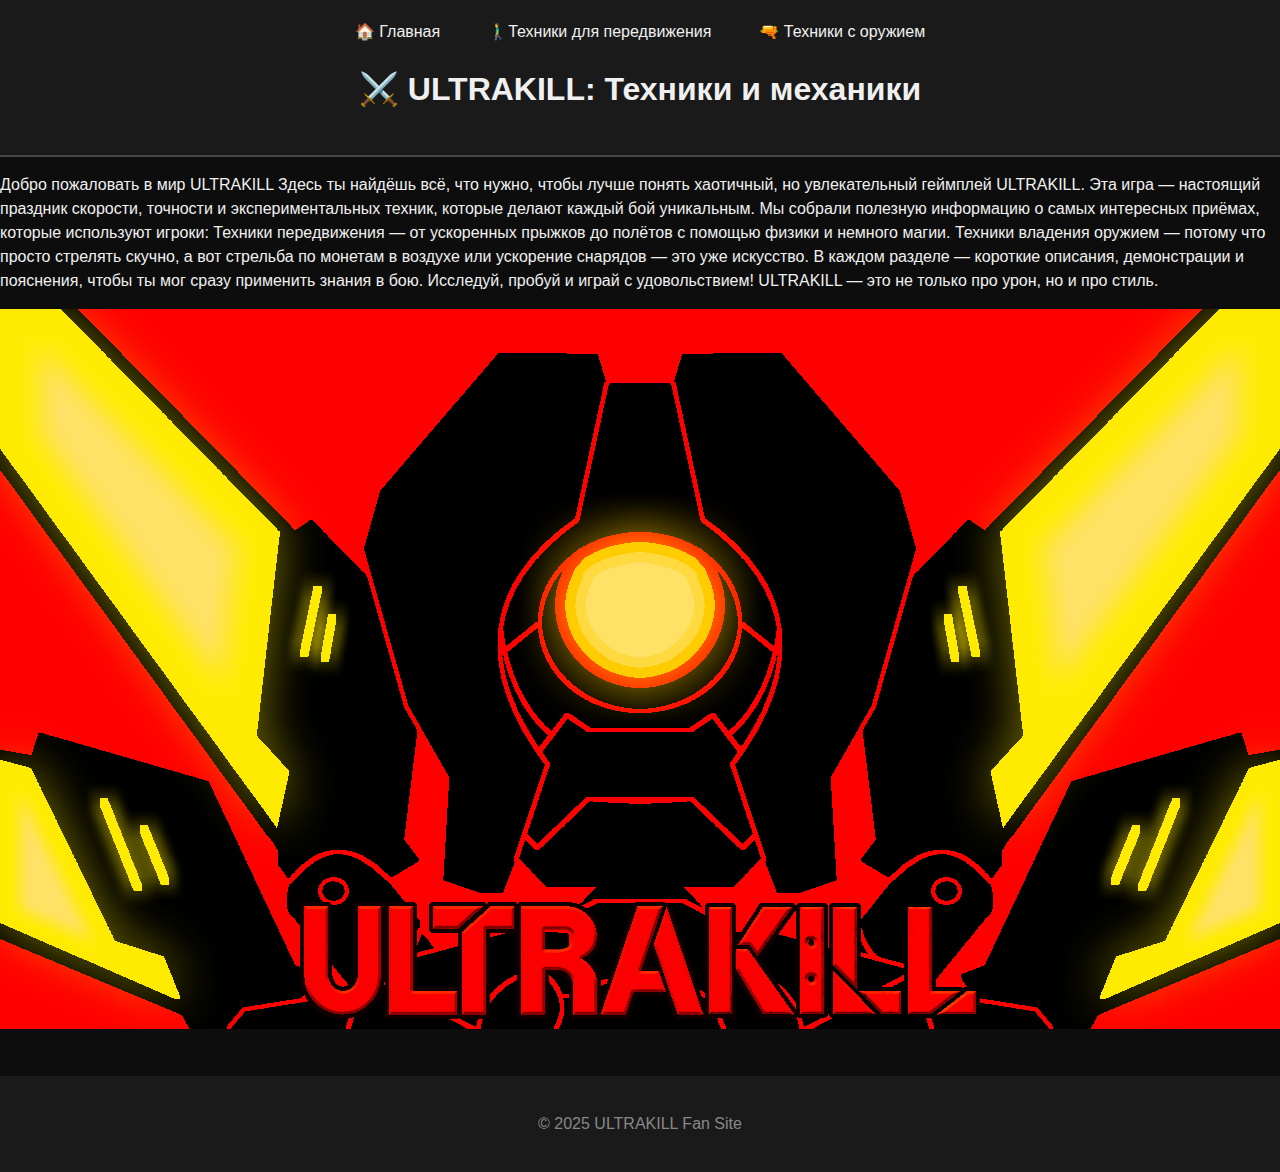
<file: index.html>
<!DOCTYPE html>
<html lang="ru">
<head>
  <meta charset="UTF-8" />
  <meta name="viewport" content="width=device-width, initial-scale=1.0" />
  <title>ULTRAKILL — Главная</title>
  <link rel="stylesheet" href="style.css" />
</head>
<body>
  <header>
    <nav>
      <ul>
        <li><a href="index.html">🏠 Главная</a></li>
        <li><a href="movement.html">🚶‍♂️Техники для передвижения</a></li>
        <li><a href="weapon.html">🔫 Техники с оружием</a></li>
      </ul>
    </nav>
    <h1>⚔️ ULTRAKILL: Техники и механики</h1>
  </header>

  <main>
    <section class="hero">
            <p>Добро пожаловать в мир ULTRAKILL
Здесь ты найдёшь всё, что нужно, чтобы лучше понять хаотичный, но увлекательный геймплей ULTRAKILL. Эта игра — настоящий праздник скорости, точности и экспериментальных техник, которые делают каждый бой уникальным.

Мы собрали полезную информацию о самых интересных приёмах, которые используют игроки:

Техники передвижения — от ускоренных прыжков до полётов с помощью физики и немного магии.

Техники владения оружием — потому что просто стрелять скучно, а вот стрельба по монетам в воздухе или ускорение снарядов — это уже искусство.

В каждом разделе — короткие описания, демонстрации и пояснения, чтобы ты мог сразу применить знания в бою.

Исследуй, пробуй и играй с удовольствием!
ULTRAKILL — это не только про урон, но и про стиль.</p>
      <img src="Logo1.png" alt="ULTRAKILL Cover" class="hero-img">
    </section>
  </main>

  <footer>
    <p>© 2025 ULTRAKILL Fan Site</p>
  </footer>
</body>
</html>
</file>
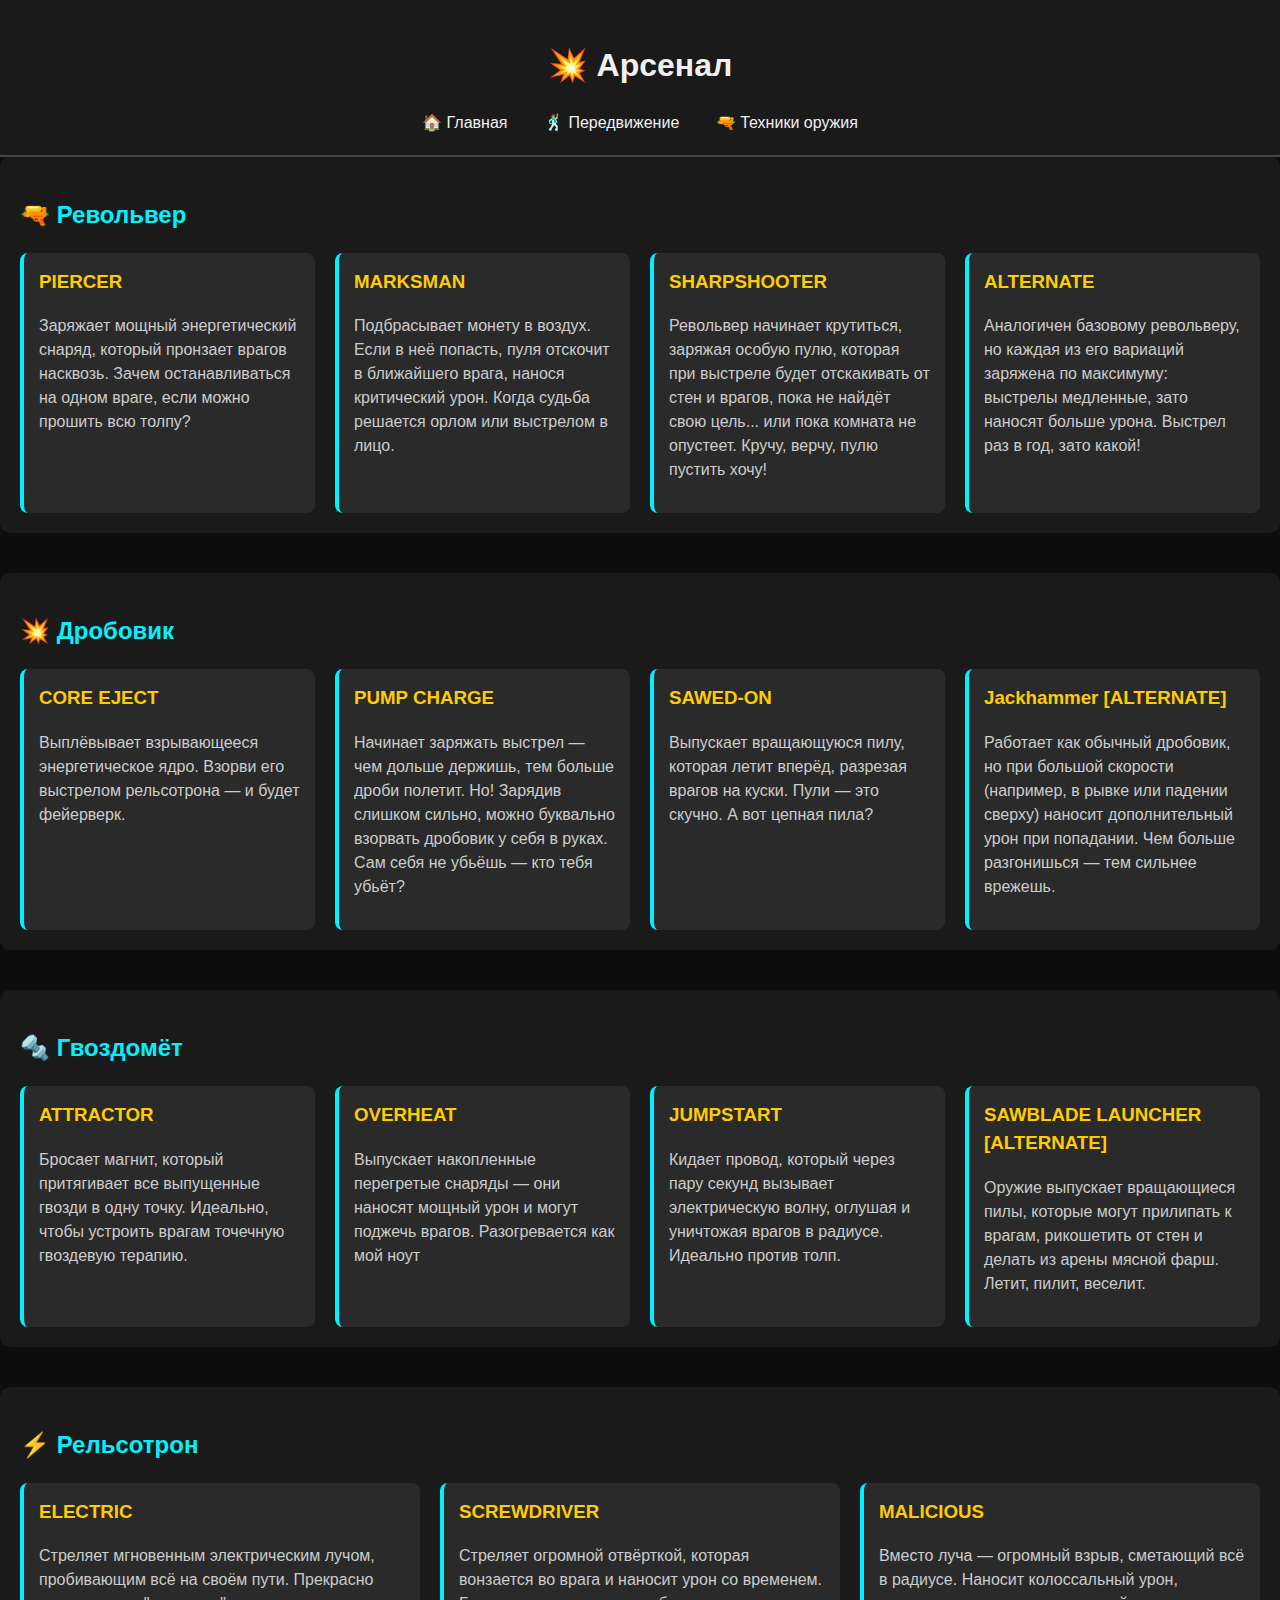
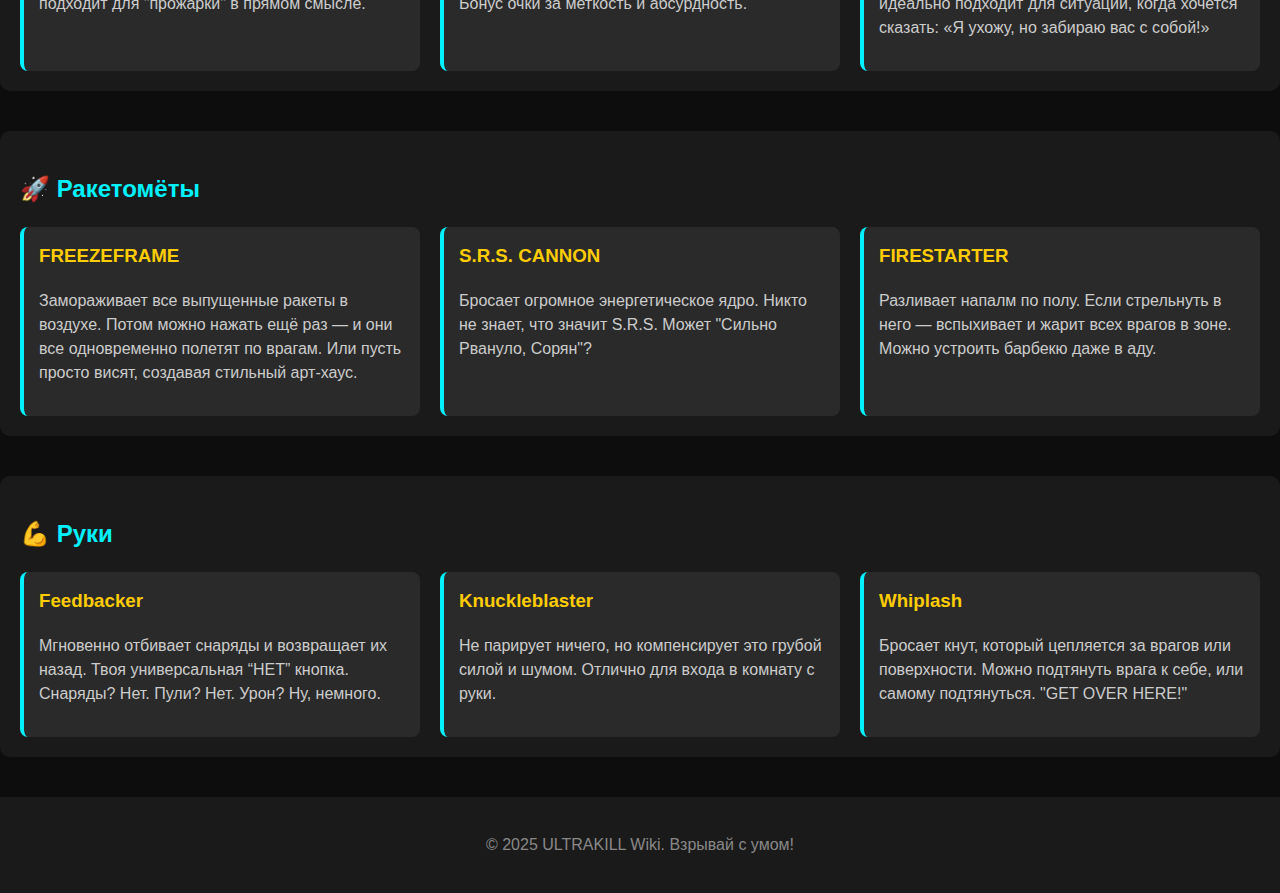
<file: arsenal.html>
<!DOCTYPE html>
<html lang="ru">
<head>
  <meta charset="UTF-8" />
  <meta name="viewport" content="width=device-width, initial-scale=1.0"/>
  <title>Список оружия</title>
  <link rel="stylesheet" href="style.css"/>
</head>
<body>
  <header>
    <h1>💥 Арсенал</h1>
    <nav>
      <a href="index.html">🏠 Главная</a>
      <a href="movement.html">🕺 Передвижение</a>
      <a href="weapon.html">🔫 Техники оружия</a>
    </nav>
  </header>

 
  <div class="container">

    <section class="weapon-block">
      <h2>🔫 Револьвер</h2>
      <div class="weapon-variations">
        <div class="weapon-card">
          <h3>PIERCER</h3>
          <p> Заряжает мощный энергетический снаряд, который пронзает врагов насквозь. Зачем останавливаться на одном враге, если можно прошить всю толпу?</p>
        </div>
        <div class="weapon-card">
          <h3>MARKSMAN</h3>
          <p>Подбрасывает монету в воздух. Если в неё попасть, пуля отскочит в ближайшего врага, нанося критический урон. Когда судьба решается орлом или выстрелом в лицо.</p>
        </div>
        <div class="weapon-card">
          <h3>SHARPSHOOTER</h3>
          <p>Револьвер начинает крутиться, заряжая особую пулю, которая при выстреле будет отскакивать от стен и врагов, пока не найдёт свою цель... или пока комната не опустеет. Кручу, верчу, пулю пустить хочу!</p>
        </div>
        <div class="weapon-card">
          <h3>ALTERNATE</h3>
          <p>Аналогичен базовому револьверу, но каждая из его вариаций заряжена по максимуму: выстрелы медленные, зато наносят больше урона. Выстрел раз в год, зато какой!</p>
        </div>
      </div>
    </section>

    <section class="weapon-block">
      <h2>💥 Дробовик</h2>
      <div class="weapon-variations">
        <div class="weapon-card">
          <h3>CORE EJECT</h3>
          <p>Выплёвывает взрывающееся энергетическое ядро. Взорви его выстрелом рельсотрона — и будет фейерверк.</p>
        </div>
        <div class="weapon-card">
          <h3>PUMP CHARGE</h3>
          <p>Начинает заряжать выстрел — чем дольше держишь, тем больше дроби полетит. Но! Зарядив слишком сильно, можно буквально взорвать дробовик у себя в руках. Сам себя не убьёшь — кто тебя убьёт?</p>
        </div>
        <div class="weapon-card">
          <h3>SAWED-ON </h3>
          <p>Выпускает вращающуюся пилу, которая летит вперёд, разрезая врагов на куски. Пули — это скучно. А вот цепная пила?</p>
        </div>
        <div class="weapon-card">
          <h3>Jackhammer [ALTERNATE]</h3>
          <p>Работает как обычный дробовик, но при большой скорости (например, в рывке или падении сверху) наносит дополнительный урон при попадании. Чем больше разгонишься — тем сильнее врежешь.</p>
        </div>
      </div>
    </section>

    <section class="weapon-block">
      <h2>🔩 Гвоздомёт</h2>
      <div class="weapon-variations">
        <div class="weapon-card">
          <h3>ATTRACTOR</h3>
          <p>Бросает магнит, который притягивает все выпущенные гвозди в одну точку. Идеально, чтобы устроить врагам точечную гвоздевую терапию.</p>
        </div>
        <div class="weapon-card">
          <h3>OVERHEAT</h3>
          <p> Выпускает накопленные перегретые снаряды — они наносят мощный урон и могут поджечь врагов. Разогревается как мой ноут</p>
        </div>
        <div class="weapon-card">
          <h3>JUMPSTART</h3>
          <p>Кидает провод, который через пару секунд вызывает электрическую волну, оглушая и уничтожая врагов в радиусе. Идеально против толп. </p>
        </div>
        <div class="weapon-card">
          <h3>SAWBLADE LAUNCHER [ALTERNATE]</h3>
          <p>Оружие выпускает вращающиеся пилы, которые могут прилипать к врагам, рикошетить от стен и делать из арены мясной фарш. Летит, пилит, веселит.</p>
        </div>
      </div>
    </section>

    <section class="weapon-block">
      <h2>⚡ Рельсотрон</h2>
      <div class="weapon-variations">
        <div class="weapon-card">
          <h3>ELECTRIC</h3>
          <p>Стреляет мгновенным электрическим лучом, пробивающим всё на своём пути. Прекрасно подходит для "прожарки" в прямом смысле.</p>
        </div>
        <div class="weapon-card">
          <h3>SCREWDRIVER</h3>
          <p>Стреляет огромной отвёрткой, которая вонзается во врага и наносит урон со временем. Бонус очки за меткость и абсурдность.</p>
        </div>
        <div class="weapon-card">
          <h3>MALICIOUS</h3>
          <p>Вместо луча — огромный взрыв, сметающий всё в радиусе. Наносит колоссальный урон, идеально подходит для ситуаций, когда хочется сказать: «Я ухожу, но забираю вас с собой!»</p>
        </div>
      </div>
    </section>

    <section class="weapon-block">
      <h2>🚀 Ракетомёты</h2>
      <div class="weapon-variations">
        <div class="weapon-card">
          <h3>FREEZEFRAME</h3>
          <p>Замораживает все выпущенные ракеты в воздухе. Потом можно нажать ещё раз — и они все одновременно полетят по врагам. Или пусть просто висят, создавая стильный арт-хаус.</p>
        </div>
        <div class="weapon-card">
          <h3>S.R.S. CANNON</h3>
          <p>Бросает огромное энергетическое ядро. Никто не знает, что значит S.R.S. Может "Сильно Рвануло, Сорян"?</p>
        </div>
        <div class="weapon-card">
          <h3>FIRESTARTER</h3>
          <p>Разливает напалм по полу. Если стрельнуть в него — вспыхивает и жарит всех врагов в зоне. Можно устроить барбекю даже в аду.</p>
        </div>
      </div>
    </section>

    <section class="weapon-block">
      <h2>💪 Руки </h2>
      <div class="weapon-variations">
        <div class="weapon-card">
          <h3>Feedbacker</h3>
          <p>Мгновенно отбивает снаряды и возвращает их назад. Твоя универсальная “НЕТ” кнопка. Снаряды? Нет. Пули? Нет. Урон? Ну, немного.</p>
        </div>
        <div class="weapon-card">
          <h3>Knuckleblaster</h3>
          <p>Не парирует ничего, но компенсирует это грубой силой и шумом. Отлично для входа в комнату с руки.</p>
        </div>
        <div class="weapon-card">
          <h3>Whiplash</h3>
          <p>Бросает кнут, который цепляется за врагов или поверхности. Можно подтянуть врага к себе, или самому подтянуться. "GET OVER HERE!"</p>
        </div>
      </div>
    </section>

  </div>

  <footer>
    <p>&copy; 2025 ULTRAKILL Wiki. Взрывай с умом!</p>
  </footer>
</body>
</html>
</file>
<file: style.css>
body {
  margin: 0;
  font-family: 'Segoe UI', sans-serif;
  background-color: #0d0d0d;
  color: #f0f0f0;
  line-height: 1.5;
}

header {
  padding: 20px;
  text-align: center;
  background-color: #1a1a1a;
  border-bottom: 2px solid #444;
}

nav ul {
  display: flex;
  justify-content: center;
  gap: 1rem;
  padding: 0;
  list-style: none;
  margin: 0;
}

nav a {
  text-decoration: none;
  color: #f0f0f0;
  padding: 8px 16px;
  border-radius: 4px;
  transition: background-color 0.3s ease;
}

nav a:hover {
  background-color: #444;
}

.tech-grid {
  display: grid;
  grid-template-columns: repeat(auto-fit, minmax(300px, 1fr));
  gap: 20px;
  padding: 20px;
}

.tech-card {
  background-color: #222;
  border-radius: 10px;
  padding: 15px;
  box-shadow: 0 0 15px rgba(255, 255, 255, 0.05);
  transition: transform 0.3s ease;
  display: flex;
  flex-direction: column;
  justify-content: space-between;
}

.tech-card:hover {
  transform: scale(1.03);
}

.tech-card img.gif {
  width: 100%;
  height: auto;
  max-height: 220px;
  object-fit: cover;
  border-radius: 8px;
  margin-top: 10px;
}

footer {
  text-align: center;
  padding: 20px;
  background-color: #1a1a1a;
  color: #888;
  margin-top: 40px;
}

.weapon-block {
  margin-bottom: 40px;
  padding: 20px;
  background-color: #1a1a1a;
  border-radius: 10px;
}
.weapon-block h2 {
  color: #00f2ff;
}
.weapon-block p {
  color: #bbb;
}
.weapon-variations {
  display: grid;
  grid-template-columns: repeat(auto-fit, minmax(230px, 1fr));
  gap: 20px;
}
.weapon-card {
  background-color: #2a2a2a;
  border-left: 4px solid #00f2ff;
  padding: 15px;
  border-radius: 8px;
  transition: transform 0.2s ease;
}
.weapon-card:hover {
  transform: scale(1.03);
}
.weapon-card h3 {
  margin-top: 0;
  color: #ffcc00;
}
.weapon-card p {
  color: #ccc;
}
</file>
